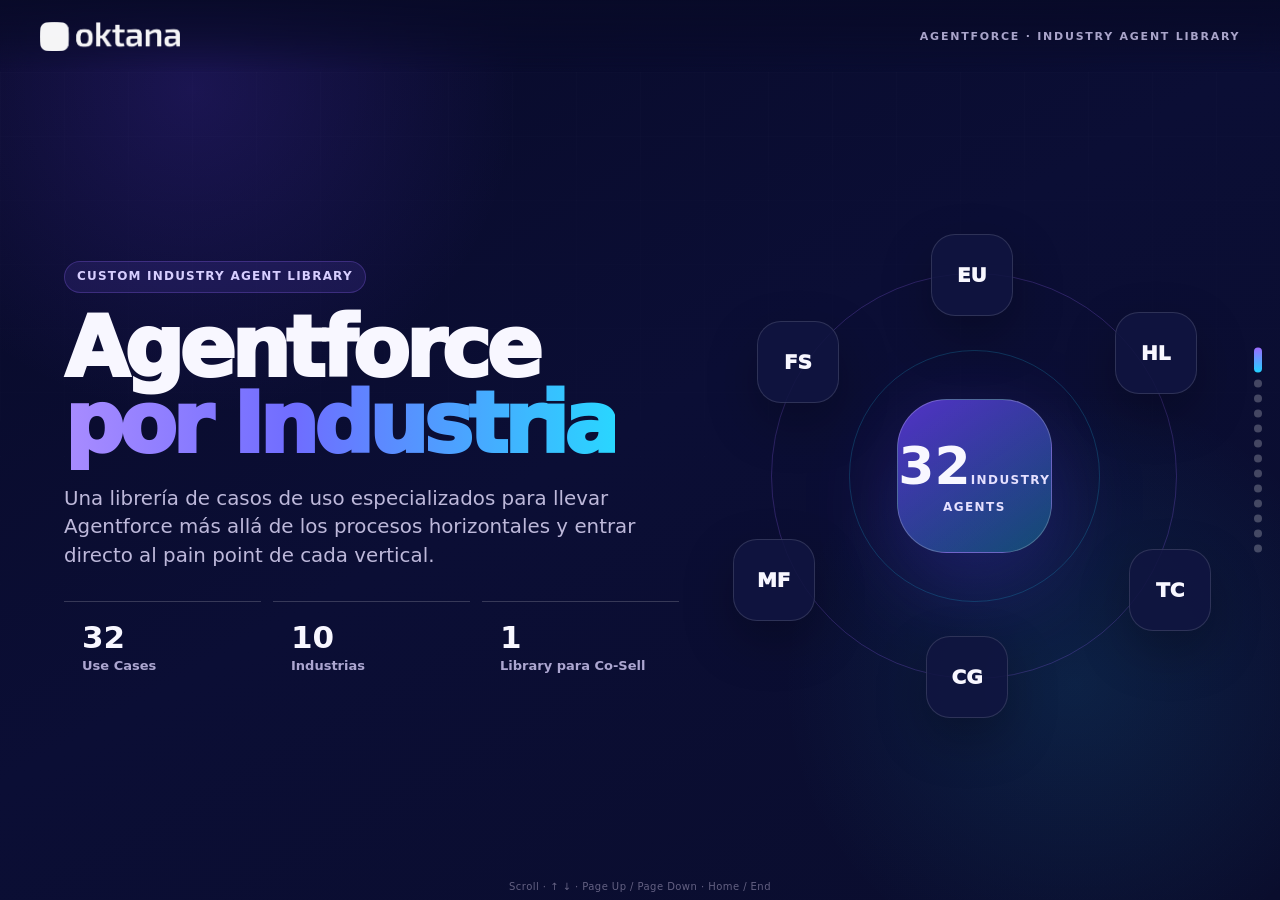
<file: index.html>
<!DOCTYPE html>

<!-- Optimized v03: normalized industry cards, semantic icons, responsive spacing, accessibility, and viewport-height behavior -->
<html lang="es">
<head>
<meta charset="utf-8"/>
<meta content="width=device-width, initial-scale=1, viewport-fit=cover" name="viewport"/>
<meta content="Oktana Custom Industry Agent Library — Agentforce por industria." name="description"/>
<title>Oktana · Agentforce Industry Agent Library</title>
<link rel="stylesheet" href="styles.css" />
</head>
<body>
<div class="app" id="app">
<header class="topbar"><div class="official-logo-shell"><img alt="Oktana" class="official-logo" src="[data-uri]"/></div><div class="deck-meta">Agentforce · Industry Agent Library</div></header>
<main class="track" id="track">
<section class="slide cover active" data-title="Agentforce por Industria">
<div class="slide-inner">
<div class="cover-layout">
<div class="cover-copy animate">
<div class="eyebrow">Custom Industry Agent Library</div>
<h1 style="margin-top:18px">Agentforce<br/><span class="grad">por Industria</span></h1>
<p>Una librería de casos de uso especializados para llevar Agentforce más allá de los procesos horizontales y entrar directo al pain point de cada vertical.</p>
<div class="cover-stats"><div class="stat"><b>32</b><span>Use Cases</span></div><div class="stat"><b>10</b><span>Industrias</span></div><div class="stat"><b>1</b><span>Library para Co-Sell</span></div></div>
</div>
<div aria-hidden="true" class="library-orbit animate">
<div class="orbit-core"><div><b>32</b><span>Industry Agents</span></div></div>
<div class="orbit-node">FS</div><div class="orbit-node">HL</div><div class="orbit-node">MF</div><div class="orbit-node">TC</div><div class="orbit-node">EU</div><div class="orbit-node">CG</div>
</div>
</div>
</div>
</section>
<section class="slide" data-title="La oportunidad">
<div class="slide-inner position-layout">
<div class="position-head animate"><div class="eyebrow">Where Partners Win</div><h2 style="margin-top:14px">El Valor Está en el <span class="grad">Último Kilómetro</span></h2><p>Los templates estándar resuelven procesos comunes. La oportunidad está en los workflows, reglas e integraciones que hacen única a cada industria.</p></div>
<div class="thesis-grid animate">
<div class="card thesis"><span class="num">01 · SPECIALIZE</span><h3>Empieza con el pain point</h3><p>No con “queremos IA”, sino con un proceso concreto donde la industria ya siente fricción.</p></div>
<div class="card thesis"><span class="num">02 · ORCHESTRATE</span><h3>Conecta contexto + acción</h3><p>Datos, políticas, sistemas externos y human-in-the-loop en una sola experiencia agentic.</p></div>
<div class="card thesis"><span class="num">03 · SCALE</span><h3>Convierte el primer caso en plataforma</h3><p>Un agente demuestra valor; una librería abre nuevas conversaciones dentro de la misma cuenta.</p></div>
</div>
<div class="map-wrap animate">
<div class="card library-metrics"><div class="metric-block"><b>32</b><span>casos especializados</span></div><div class="metric-block"><b>10</b><span>verticales prioritarias</span></div><div class="metric-block"><b>100%</b><span>orientados a pain points</span></div><div class="metric-block"><b>Custom</b><span>fuera del catálogo estándar revisado</span></div></div>
<div class="card industry-map">
<div class="map-chip"><b>Financial Services</b><span>4 agents</span></div><div class="map-chip"><b>Insurance</b><span>3 agents</span></div><div class="map-chip"><b>Manufacturing</b><span>4 agents</span></div><div class="map-chip"><b>Healthcare</b><span>4 agents</span></div><div class="map-chip"><b>Energy &amp; Utilities</b><span>4 agents</span></div><div class="map-chip"><b>Telecom</b><span>3 agents</span></div><div class="map-chip"><b>Retail / CG</b><span>3 agents</span></div><div class="map-chip"><b>Automotive</b><span>2 agents</span></div><div class="map-chip"><b>Public Sector</b><span>3 agents</span></div><div class="map-chip"><b>Education</b><span>2 agents</span></div>
</div>
</div>
<div class="disclaimer">Librería curada a partir de la revisión realizada el 27 Ago 2026. Salesforce actualiza templates continuamente; validar disponibilidad por org/licencia antes de posicionar.</div>
</div>
</section>
<section class="slide industry-slide" data-accent="purple" data-title="Financial Services">
<div class="slide-inner industry-layout">
<header class="industry-head animate">
<div class="industry-identity">
<div class="industry-code">FS</div>
<div><div class="eyebrow">Industry Library · 01</div><h2>Financial Services</h2></div>
</div>
<div class="industry-kicker">Risk, compliance &amp; portfolio intelligence</div>
</header>
<div class="agent-grid count-4"><article class="agent-card">
<div class="agent-card-top"><span class="agent-index">01</span><span class="value-chip">Compliance</span></div>


<div class="agent-card-body"><div aria-hidden="true" class="use-case-icon"><svg viewbox="0 0 24 24"><circle cx="11" cy="11" r="6"></circle><path d="m16 16 4 4"></path><path d="M8.5 11h5M11 8.5v5"></path></svg></div><div class="agent-copy"><h3>Financial Crime Investigation Agent</h3><p>Consolida KYC, transacciones y screening; construye la investigación y recomienda disposition.</p></div></div></article><article class="agent-card">
<div class="agent-card-top"><span class="agent-index">02</span><span class="value-chip">Compliance</span></div>


<div class="agent-card-body"><div aria-hidden="true" class="use-case-icon"><svg viewbox="0 0 24 24"><rect height="14" rx="3" width="18" x="3" y="5"></rect><circle cx="8" cy="11" r="2"></circle><path d="M12 9h5M12 13h5M6 16h11"></path></svg></div><div class="agent-copy"><h3>KYC / Re-KYC Review Agent</h3><p>Detecta cambios de riesgo, documentos faltantes y prepara la revisión para aprobación humana.</p></div></div></article><article class="agent-card">
<div class="agent-card-top"><span class="agent-index">03</span><span class="value-chip">Risk</span></div>


<div class="agent-card-body"><div aria-hidden="true" class="use-case-icon"><svg viewbox="0 0 24 24"><path d="M12 3 5 6v5c0 4.6 2.7 8 7 10 4.3-2 7-5.4 7-10V6l-7-3Z"></path><path d="m9.5 12 1.7 1.7 3.7-4"></path></svg></div><div class="agent-copy"><h3>Credit Exception Review Agent</h3><p>Investiga excepciones de política, reúne evidencia y arma el decision packet para Credit.</p></div></div></article><article class="agent-card">
<div class="agent-card-top"><span class="agent-index">04</span><span class="value-chip">Risk</span></div>


<div class="agent-card-body"><div aria-hidden="true" class="use-case-icon"><svg viewbox="0 0 24 24"><path d="M4 18V8M4 18h16"></path><path d="m7 15 4-4 3 2 5-6"></path><path d="M16 7h3v3"></path></svg></div><div class="agent-copy"><h3>Early Warning / Portfolio Risk Agent</h3><p>Prioriza cuentas con señales de deterioro y recomienda qué revisar y accionar hoy.</p></div></div></article></div>
<footer class="slide-foot"><span>Custom Industry Agent Library</span><span>4 use cases</span></footer>
</div>
</section>
<section class="slide industry-slide" data-accent="cyan" data-title="Insurance">
<div class="slide-inner industry-layout">
<header class="industry-head animate">
<div class="industry-identity">
<div class="industry-code">IN</div>
<div><div class="eyebrow">Industry Library · 02</div><h2>Insurance</h2></div>
</div>
<div class="industry-kicker">Protect margin across claims and renewals</div>
</header>
<div class="agent-grid count-3"><article class="agent-card">
<div class="agent-card-top"><span class="agent-index">01</span><span class="value-chip">Margin</span></div>


<div class="agent-card-body"><div aria-hidden="true" class="use-case-icon"><svg viewbox="0 0 24 24"><path d="M12 3s6 6.3 6 11a6 6 0 1 1-12 0c0-4.7 6-11 6-11Z"></path><path d="M9.5 15.5c.7 1 1.6 1.5 2.8 1.5"></path></svg></div><div class="agent-copy"><h3>Claims Leakage Detection Agent</h3><p>Detecta overpayment, reservas anómalas, duplicados y señales que ameritan investigación.</p></div></div></article><article class="agent-card">
<div class="agent-card-top"><span class="agent-index">02</span><span class="value-chip">Recovery</span></div>


<div class="agent-card-body"><div aria-hidden="true" class="use-case-icon"><svg viewbox="0 0 24 24"><path d="M4 12a8 8 0 1 0 2.3-5.7L4 8.5"></path><path d="M4 4v4.5h4.5"></path><path d="M12 8v4l3 2"></path></svg></div><div class="agent-copy"><h3>Subrogation Opportunity Agent</h3><p>Identifica responsabilidad de terceros, recovery potential y crea el caso de recuperación.</p></div></div></article><article class="agent-card">
<div class="agent-card-top"><span class="agent-index">03</span><span class="value-chip">Retention</span></div>


<div class="agent-card-body"><div aria-hidden="true" class="use-case-icon"><svg viewbox="0 0 24 24"><path d="M7 7h8a4 4 0 0 1 4 4v1"></path><path d="m16 9 3 3 3-3"></path><path d="M17 17H9a4 4 0 0 1-4-4v-1"></path><path d="m8 15-3-3-3 3"></path></svg></div><div class="agent-copy"><h3>Policy Renewal Risk Agent</h3><p>Combina siniestralidad, exposición y servicio para recomendar la acción de renovación.</p></div></div></article></div>
<footer class="slide-foot"><span>Custom Industry Agent Library</span><span>3 use cases</span></footer>
</div>
</section>
<section class="slide industry-slide" data-accent="mint" data-title="Manufacturing">
<div class="slide-inner industry-layout">
<header class="industry-head animate">
<div class="industry-identity">
<div class="industry-code">MF</div>
<div><div class="eyebrow">Industry Library · 03</div><h2>Manufacturing</h2></div>
</div>
<div class="industry-kicker">Anticipate disruption, quality issues and downtime</div>
</header>
<div class="agent-grid count-4"><article class="agent-card">
<div class="agent-card-top"><span class="agent-index">01</span><span class="value-chip">Resilience</span></div>


<div class="agent-card-body"><div aria-hidden="true" class="use-case-icon"><svg viewbox="0 0 24 24"><path d="M3 7h11v10H3z"></path><path d="M14 10h4l3 3v4h-7z"></path><circle cx="7" cy="18" r="2"></circle><circle cx="18" cy="18" r="2"></circle></svg></div><div class="agent-copy"><h3>Supplier Risk &amp; Disruption Agent</h3><p>Detecta proveedores en riesgo, productos impactados, inventory runway y mitigaciones.</p></div></div></article><article class="agent-card">
<div class="agent-card-top"><span class="agent-index">02</span><span class="value-chip">Quality</span></div>


<div class="agent-card-body"><div aria-hidden="true" class="use-case-icon"><svg viewbox="0 0 24 24"><path d="M14.7 6.3a4 4 0 0 0-5 5L4 17l3 3 5.7-5.7a4 4 0 0 0 5-5l-2.4 2.4-3-3L14.7 6.3Z"></path></svg></div><div class="agent-copy"><h3>Warranty Root Cause Agent</h3><p>Encuentra patrones de falla por lote, componente, planta o proveedor y abre investigación.</p></div></div></article><article class="agent-card">
<div class="agent-card-top"><span class="agent-index">03</span><span class="value-chip">Quality</span></div>


<div class="agent-card-body"><div aria-hidden="true" class="use-case-icon"><svg viewbox="0 0 24 24"><circle cx="11" cy="11" r="6"></circle><path d="m16 16 4 4"></path><path d="M8.5 11h5M11 8.5v5"></path></svg></div><div class="agent-copy"><h3>Quality Investigation / CAPA Agent</h3><p>Reúne eventos, SOPs y antecedentes para proponer hipótesis y acciones correctivas.</p></div></div></article><article class="agent-card">
<div class="agent-card-top"><span class="agent-index">04</span><span class="value-chip">Operations</span></div>


<div class="agent-card-body"><div aria-hidden="true" class="use-case-icon"><svg viewbox="0 0 24 24"><path d="M3 21V9l6 3V9l6 3V5h6v16H3Z"></path><path d="M7 17h2M12 17h2M17 17h2"></path></svg></div><div class="agent-copy"><h3>Production Exception Agent</h3><p>Evalúa excepciones de producción y sugiere planes alternos para pedidos afectados.</p></div></div></article></div>
<footer class="slide-foot"><span>Custom Industry Agent Library</span><span>4 use cases</span></footer>
</div>
</section>
<section class="slide industry-slide" data-accent="violet" data-title="Healthcare &amp; Life Sciences">
<div class="slide-inner industry-layout">
<header class="industry-head animate">
<div class="industry-identity">
<div class="industry-code">HL</div>
<div><div class="eyebrow">Industry Library · 04</div><h2>Healthcare &amp; Life Sciences</h2></div>
</div>
<div class="industry-kicker">Remove admin friction. Protect patient and product safety.</div>
</header>
<div class="agent-grid count-4"><article class="agent-card">
<div class="agent-card-top"><span class="agent-index">01</span><span class="value-chip">Efficiency</span></div>


<div class="agent-card-body"><div aria-hidden="true" class="use-case-icon"><svg viewbox="0 0 24 24"><path d="M6 3h8l4 4v14H6z"></path><path d="M14 3v5h5M9 12h6M9 16h6"></path></svg></div><div class="agent-copy"><h3>Prior Authorization Preparation Agent</h3><p>Compila evidencia clínica, reglas del payer y documentación faltante para preparar la autorización.</p></div></div></article><article class="agent-card">
<div class="agent-card-top"><span class="agent-index">02</span><span class="value-chip">Research</span></div>


<div class="agent-card-body"><div aria-hidden="true" class="use-case-icon"><svg viewbox="0 0 24 24"><path d="M9 3h6M10 3v5l-5 9a2.5 2.5 0 0 0 2.2 4h9.6A2.5 2.5 0 0 0 19 17l-5-9V3"></path><path d="M8 15h8"></path></svg></div><div class="agent-copy"><h3>Clinical Trial Patient Matching Agent</h3><p>Compara criterios de inclusión/exclusión con perfiles de pacientes para revisión clínica.</p></div></div></article><article class="agent-card">
<div class="agent-card-top"><span class="agent-index">03</span><span class="value-chip">Safety</span></div>


<div class="agent-card-body"><div aria-hidden="true" class="use-case-icon"><svg viewbox="0 0 24 24"><path d="M12 3 2.8 19h18.4L12 3Z"></path><path d="M12 9v4M12 17h.01"></path></svg></div><div class="agent-copy"><h3>Adverse Event Intake &amp; Triage Agent</h3><p>Extrae producto, evento, severidad y fechas; identifica faltantes y escala casos críticos.</p></div></div></article><article class="agent-card">
<div class="agent-card-top"><span class="agent-index">04</span><span class="value-chip">Medical Affairs</span></div>


<div class="agent-card-body"><div aria-hidden="true" class="use-case-icon"><svg viewbox="0 0 24 24"><path d="M9 4h6v5h5v6h-5v5H9v-5H4V9h5V4Z"></path></svg></div><div class="agent-copy"><h3>Medical Information Response Agent</h3><p>Prepara respuestas científicas basadas en contenido aprobado y escala consultas sensibles.</p></div></div></article></div>
<footer class="slide-foot"><span>Custom Industry Agent Library</span><span>4 use cases</span></footer>
</div>
</section>
<section class="slide industry-slide" data-accent="amber" data-title="Energy &amp; Utilities">
<div class="slide-inner industry-layout">
<header class="industry-head animate">
<div class="industry-identity">
<div class="industry-code">EU</div>
<div><div class="eyebrow">Industry Library · 05</div><h2>Energy &amp; Utilities</h2></div>
</div>
<div class="industry-kicker">Explain, prioritize and restore with context</div>
</header>
<div class="agent-grid count-4"><article class="agent-card">
<div class="agent-card-top"><span class="agent-index">01</span><span class="value-chip">CX</span></div>


<div class="agent-card-body"><div aria-hidden="true" class="use-case-icon"><svg viewbox="0 0 24 24"><circle cx="11" cy="11" r="6"></circle><path d="m16 16 4 4"></path><path d="M8.5 11h5M11 8.5v5"></path></svg></div><div class="agent-copy"><h3>High-Bill Investigation Agent</h3><p>Explica incrementos de factura correlacionando consumo, tarifa, clima, medidor y cambios de servicio.</p></div></div></article><article class="agent-card">
<div class="agent-card-top"><span class="agent-index">02</span><span class="value-chip">Reliability</span></div>


<div class="agent-card-body"><div aria-hidden="true" class="use-case-icon"><svg viewbox="0 0 24 24"><path d="M13 2 5 14h6l-1 8 8-12h-6l1-8Z"></path></svg></div><div class="agent-copy"><h3>Outage Impact &amp; Customer Communication Agent</h3><p>Identifica clientes críticos afectados, prioriza atención y prepara comunicaciones proactivas.</p></div></div></article><article class="agent-card">
<div class="agent-card-top"><span class="agent-index">03</span><span class="value-chip">Loss Prevention</span></div>


<div class="agent-card-body"><div aria-hidden="true" class="use-case-icon"><svg viewbox="0 0 24 24"><circle cx="12" cy="12" r="8"></circle><path d="M12 12 16 8M7 16h10"></path></svg></div><div class="agent-copy"><h3>Energy Theft / Meter Anomaly Agent</h3><p>Analiza patrones de consumo y eventos del medidor para preparar investigaciones de campo.</p></div></div></article><article class="agent-card">
<div class="agent-card-top"><span class="agent-index">04</span><span class="value-chip">Growth</span></div>


<div class="agent-card-body"><div aria-hidden="true" class="use-case-icon"><svg viewbox="0 0 24 24"><circle cx="18" cy="6" r="3"></circle><path d="M3 12h12l2 8H5l-2-8Z"></path><path d="m6 12 1 8M12 12l-1 8M4 16h12"></path></svg></div><div class="agent-copy"><h3>Renewable Interconnection Agent</h3><p>Valida solicitudes solar/DER, identifica faltantes y coordina los próximos pasos del proceso.</p></div></div></article></div>
<footer class="slide-foot"><span>Custom Industry Agent Library</span><span>4 use cases</span></footer>
</div>
</section>
<section class="slide industry-slide" data-accent="blue" data-title="Communications / Telecom">
<div class="slide-inner industry-layout">
<header class="industry-head animate">
<div class="industry-identity">
<div class="industry-code">TC</div>
<div><div class="eyebrow">Industry Library · 06</div><h2>Communications / Telecom</h2></div>
</div>
<div class="industry-kicker">Protect revenue before churn or SLA failure</div>
</header>
<div class="agent-grid count-3"><article class="agent-card">
<div class="agent-card-top"><span class="agent-index">01</span><span class="value-chip">Revenue</span></div>


<div class="agent-card-body"><div aria-hidden="true" class="use-case-icon"><svg viewbox="0 0 24 24"><path d="M4 7h10M4 12h7M4 17h4"></path><path d="m15 15 3 3 3-3M18 18V8"></path></svg></div><div class="agent-copy"><h3>Churn Intervention Agent</h3><p>Explica el riesgo de churn y selecciona la mejor acción de retención según contexto y elegibilidad.</p></div></div></article><article class="agent-card">
<div class="agent-card-top"><span class="agent-index">02</span><span class="value-chip">Service</span></div>


<div class="agent-card-body"><div aria-hidden="true" class="use-case-icon"><svg viewbox="0 0 24 24"><circle cx="5" cy="12" r="2"></circle><circle cx="19" cy="6" r="2"></circle><circle cx="19" cy="18" r="2"></circle><path d="m7 11 10-4M7 13l10 4"></path></svg></div><div class="agent-copy"><h3>Network Incident Customer Impact Agent</h3><p>Relaciona incidentes de red con clientes, SLAs y comunicaciones necesarias.</p></div></div></article><article class="agent-card">
<div class="agent-card-top"><span class="agent-index">03</span><span class="value-chip">Revenue</span></div>


<div class="agent-card-body"><div aria-hidden="true" class="use-case-icon"><svg viewbox="0 0 24 24"><circle cx="12" cy="12" r="8"></circle><path d="M12 7v5l3 2"></path><path d="M8 3h8"></path></svg></div><div class="agent-copy"><h3>Enterprise Contract SLA Risk Agent</h3><p>Detecta cuentas B2B próximas a incumplimiento y recomienda intervención antes del breach.</p></div></div></article></div>
<footer class="slide-foot"><span>Custom Industry Agent Library</span><span>3 use cases</span></footer>
</div>
</section>
<section class="slide industry-slide" data-accent="pink" data-title="Retail &amp; Consumer Goods">
<div class="slide-inner industry-layout">
<header class="industry-head animate">
<div class="industry-identity">
<div class="industry-code">CG</div>
<div><div class="eyebrow">Industry Library · 07</div><h2>Retail &amp; Consumer Goods</h2></div>
</div>
<div class="industry-kicker">Protect trade spend, execution and customer trust</div>
</header>
<div class="agent-grid count-3"><article class="agent-card">
<div class="agent-card-top"><span class="agent-index">01</span><span class="value-chip">Execution</span></div>


<div class="agent-card-body"><div aria-hidden="true" class="use-case-icon"><svg viewbox="0 0 24 24"><path d="M4 8h16v12H4z"></path><path d="M3 8 7 3h10l4 5"></path><path d="M9 12h6"></path></svg></div><div class="agent-copy"><h3>Promotion Compliance Agent</h3><p>Compara acuerdos, POS, visitas y evidencia para detectar promociones mal ejecutadas.</p></div></div></article><article class="agent-card">
<div class="agent-card-top"><span class="agent-index">02</span><span class="value-chip">Margin</span></div>


<div class="agent-card-body"><div aria-hidden="true" class="use-case-icon"><svg viewbox="0 0 24 24"><rect height="14" rx="2" width="18" x="3" y="5"></rect><circle cx="12" cy="12" r="3"></circle><path d="M7 9H6v1M17 15h1v-1"></path></svg></div><div class="agent-copy"><h3>Trade Spend Leakage Agent</h3><p>Identifica deductions, claims y descuentos inconsistentes para priorizar recuperación de margen.</p></div></div></article><article class="agent-card">
<div class="agent-card-top"><span class="agent-index">03</span><span class="value-chip">Risk</span></div>


<div class="agent-card-body"><div aria-hidden="true" class="use-case-icon"><svg viewbox="0 0 24 24"><path d="M5 7h10a5 5 0 0 1 0 10H9"></path><path d="m8 4-3 3 3 3"></path><path d="m12 14-3 3 3 3"></path></svg></div><div class="agent-copy"><h3>Product Recall Response Agent</h3><p>Localiza lotes, clientes, inventario y envíos para orquestar notificación, devolución y seguimiento.</p></div></div></article></div>
<footer class="slide-foot"><span>Custom Industry Agent Library</span><span>3 use cases</span></footer>
</div>
</section>
<section class="slide industry-slide" data-accent="orange" data-title="Automotive">
<div class="slide-inner industry-layout">
<header class="industry-head animate">
<div class="industry-identity">
<div class="industry-code">AU</div>
<div><div class="eyebrow">Industry Library · 08</div><h2>Automotive</h2></div>
</div>
<div class="industry-kicker">Intervene before customer or legal exposure grows</div>
</header>
<div class="agent-grid count-2"><article class="agent-card">
<div class="agent-card-top"><span class="agent-index">01</span><span class="value-chip">Risk</span></div>


<div class="agent-card-body"><div aria-hidden="true" class="use-case-icon"><svg viewbox="0 0 24 24"><path d="m5 16-1-3 2-5h12l2 5-1 3"></path><path d="M4 16h16v3H4z"></path><circle cx="7" cy="16" r="1"></circle><circle cx="17" cy="16" r="1"></circle></svg></div><div class="agent-copy"><h3>Vehicle Buyback / Lemon Law Agent</h3><p>Evalúa historial de reparaciones, garantía y jurisdicción para recomendar reparación, goodwill o buyback review.</p></div></div></article><article class="agent-card">
<div class="agent-card-top"><span class="agent-index">02</span><span class="value-chip">Performance</span></div>


<div class="agent-card-body"><div aria-hidden="true" class="use-case-icon"><svg viewbox="0 0 24 24"><path d="M4 10h16v10H4z"></path><path d="m3 10 2-5h14l2 5"></path><path d="M8 14h8M8 18h3"></path></svg></div><div class="agent-copy"><h3>Dealer Performance Intervention Agent</h3><p>Combina ventas, CSI, inventario y servicio para generar un plan de intervención por dealer.</p></div></div></article></div>
<footer class="slide-foot"><span>Custom Industry Agent Library</span><span>2 use cases</span></footer>
</div>
</section>
<section class="slide industry-slide" data-accent="teal" data-title="Public Sector">
<div class="slide-inner industry-layout">
<header class="industry-head animate">
<div class="industry-identity">
<div class="industry-code">PS</div>
<div><div class="eyebrow">Industry Library · 09</div><h2>Public Sector</h2></div>
</div>
<div class="industry-kicker">Make complex programs easier to administer</div>
</header>
<div class="agent-grid count-3"><article class="agent-card">
<div class="agent-card-top"><span class="agent-index">01</span><span class="value-chip">Citizen Services</span></div>


<div class="agent-card-body"><div aria-hidden="true" class="use-case-icon"><svg viewbox="0 0 24 24"><path d="M12 21s-7-4.3-7-10a4 4 0 0 1 7-2.7A4 4 0 0 1 19 11c0 5.7-7 10-7 10Z"></path><path d="M9 12h6M12 9v6"></path></svg></div><div class="agent-copy"><h3>Benefits Eligibility Review Agent</h3><p>Evalúa solicitud, hogar, ingresos, reglas y documentos para preparar una recomendación al case worker.</p></div></div></article><article class="agent-card">
<div class="agent-card-top"><span class="agent-index">02</span><span class="value-chip">Compliance</span></div>


<div class="agent-card-body"><div aria-hidden="true" class="use-case-icon"><svg viewbox="0 0 24 24"><path d="m3 10 9-5 9 5-9 5-9-5Z"></path><path d="M6 12v5c3 2 9 2 12 0v-5"></path><path d="M21 10v6"></path></svg></div><div class="agent-copy"><h3>Grant Compliance Monitoring Agent</h3><p>Monitorea hitos, desembolsos, reportes y gasto para identificar grantees en riesgo.</p></div></div></article><article class="agent-card">
<div class="agent-card-top"><span class="agent-index">03</span><span class="value-chip">Response</span></div>


<div class="agent-card-body"><div aria-hidden="true" class="use-case-icon"><svg viewbox="0 0 24 24"><path d="M9 3h6v6h6v6h-6v6H9v-6H3V9h6V3Z"></path><path d="M12 1v2M12 21v2M1 12h2M21 12h2"></path></svg></div><div class="agent-copy"><h3>Emergency Resource Coordination Agent</h3><p>Prioriza incidentes y recomienda asignación de personal, shelters, vehículos y suministros.</p></div></div></article></div>
<footer class="slide-foot"><span>Custom Industry Agent Library</span><span>3 use cases</span></footer>
</div>
</section>
<section class="slide industry-slide" data-accent="indigo" data-title="Education">
<div class="slide-inner industry-layout">
<header class="industry-head animate">
<div class="industry-identity">
<div class="industry-code">ED</div>
<div><div class="eyebrow">Industry Library · 10</div><h2>Education</h2></div>
</div>
<div class="industry-kicker">Intervene earlier. Reduce administrative friction.</div>
</header>
<div class="agent-grid count-2"><article class="agent-card">
<div class="agent-card-top"><span class="agent-index">01</span><span class="value-chip">Student Success</span></div>


<div class="agent-card-body"><div aria-hidden="true" class="use-case-icon"><svg viewbox="0 0 24 24"><path d="m3 9 9-5 9 5-9 5-9-5Z"></path><path d="M7 12v4c2.8 2 7.2 2 10 0v-4"></path><path d="M21 9v6"></path></svg></div><div class="agent-copy"><h3>Student Retention Intervention Agent</h3><p>Cruza señales académicas, financieras y de engagement para recomendar la mejor intervención.</p></div></div></article><article class="agent-card">
<div class="agent-card-top"><span class="agent-index">02</span><span class="value-chip">Operations</span></div>


<div class="agent-card-body"><div aria-hidden="true" class="use-case-icon"><svg viewbox="0 0 24 24"><path d="M4 5h10v6H4zM10 13h10v6H10z"></path><path d="m15 7 3 3-3 3M9 17l-3-3 3-3"></path></svg></div><div class="agent-copy"><h3>Transfer Credit Evaluation Agent</h3><p>Interpreta transcripts, equivalencias y políticas para proponer créditos y marcar revisión manual.</p></div></div></article></div>
<footer class="slide-foot"><span>Custom Industry Agent Library</span><span>2 use cases</span></footer>
</div>
</section>
<section class="slide" data-title="De Use Case a QuickStart">
<div class="slide-inner final-layout">
<div class="final-copy animate"><div class="eyebrow">From Library to Pipeline</div><h2 style="margin-top:16px">De Use Case a <span class="grad">QuickStart</span></h2><p>La librería no es un catálogo estático. Es una herramienta para entrar a la conversación con una hipótesis concreta, validar el pain point y convertirlo en una implementación de alcance controlado.</p><div class="steps"><div class="step"><b>01</b><span>Discover</span></div><div class="step"><b>02</b><span>Demo</span></div><div class="step"><b>03</b><span>QuickStart</span></div></div></div>
<div class="card final-panel animate"><h3>Una conversación distinta para cada industria.</h3><div class="callout"><b>Pick the pain point.</b><p>Seleccionamos el proceso donde existe urgencia, fricción o impacto económico visible.</p></div><div class="callout"><b>Prove value fast.</b><p>Diseñamos el primer agente con scope preciso, datos claros y human-in-the-loop donde corresponda.</p></div><div class="callout"><b>Expand from evidence.</b><p>El primer resultado abre el roadmap hacia nuevos agentes y workflows dentro de la cuenta.</p></div><a class="cta" href="https://oktana.com/contact-us/" rel="noopener" target="_blank">Construyamos el próximo caso →</a></div>
</div>
</section>
</main>
<nav aria-label="Navegación de slides" class="nav-dots" id="navDots"></nav>
<div class="hint">Scroll · ↑ ↓ · Page Up / Page Down · Home / End</div>
</div>
<script>
(()=>{
 const slides=[...document.querySelectorAll('.slide')], track=document.getElementById('track'), dots=document.getElementById('navDots');
 let index=0, locked=false;
 slides.forEach((s,i)=>{const b=document.createElement('button');b.className='nav-dot'+(i===0?' active':'');b.type='button';b.title=(i+1)+'. '+s.dataset.title;b.setAttribute('aria-label','Ir a slide '+(i+1)+': '+s.dataset.title);b.onclick=()=>go(i);dots.appendChild(b)});
 const dotEls=[...dots.children];
 function go(i){index=Math.max(0,Math.min(slides.length-1,i));track.style.transform=`translate3d(0,-${slides[index].offsetTop}px,0)`;slides.forEach((s,n)=>s.classList.toggle('active',n===index));dotEls.forEach((d,n)=>d.classList.toggle('active',n===index));}
 function next(delta){if(locked)return;locked=true;go(index+delta);setTimeout(()=>locked=false,700)}
 window.addEventListener('wheel',e=>{if(window.innerWidth<=720)return;if(Math.abs(e.deltaY)<16)return;e.preventDefault();next(e.deltaY>0?1:-1)},{passive:false});
 window.addEventListener('keydown',e=>{if(window.innerWidth<=720)return; if(['ArrowDown','ArrowRight','PageDown',' '].includes(e.key)){e.preventDefault();next(1)} else if(['ArrowUp','ArrowLeft','PageUp'].includes(e.key)){e.preventDefault();next(-1)} else if(e.key==='Home'){e.preventDefault();go(0)} else if(e.key==='End'){e.preventDefault();go(slides.length-1)}});
 let y=null; window.addEventListener('touchstart',e=>y=e.touches[0].clientY,{passive:true}); window.addEventListener('touchend',e=>{if(window.innerWidth<=720||y===null)return;const dy=y-e.changedTouches[0].clientY;if(Math.abs(dy)>50)next(dy>0?1:-1);y=null},{passive:true});
 go(0);
})();
</script>
</body>
</html>
</file>
<file: styles.css>
:root{--bg:#080a28;--bg2:#0d1040;--ink:#f8f7ff;--muted:#bdb8da;--purple:#6d42ff;--purple2:#9c6bff;--cyan:#21d2ff;--mint:#58e0c2;--line:rgba(255,255,255,.12);--glass:rgba(255,255,255,.075);--shadow:0 22px 70px rgba(3,6,24,.34);--r:28px;--topbar:72px;--pad:clamp(24px,3.2vw,58px);}
*{box-sizing:border-box}
html,body{margin:0;background:var(--bg);color:var(--ink);font-family:Inter,Aptos,"Segoe UI",system-ui,-apple-system,sans-serif;overflow:hidden}
body{min-height:100vh;min-height:100svh}
a{color:inherit;text-decoration:none}
button{font:inherit}
.app{height:100vh;height:100svh;overflow:hidden;background:
radial-gradient(circle at 15% 10%,rgba(109,66,255,.18),transparent 24%),
radial-gradient(circle at 84% 76%,rgba(33,210,255,.10),transparent 23%),
linear-gradient(150deg,#080a28 0%,#0b0e35 48%,#0a0d2d 100%)}
.topbar{position:fixed;z-index:40;left:0;right:0;top:0;height:var(--topbar);display:flex;align-items:center;justify-content:space-between;padding:0 max(24px,3.1vw);background:linear-gradient(180deg,rgba(8,10,40,.92),rgba(8,10,40,.62),transparent);backdrop-filter:blur(12px);pointer-events:none}
.official-logo-shell{height:33px;display:flex;align-items:center}
.official-logo{height:29px;width:auto;display:block;filter:brightness(0) invert(1);opacity:.96}
.deck-meta{font-size:11px;text-transform:uppercase;letter-spacing:.16em;color:#a9a4ca;font-weight:800}
.track{height:100%;will-change:transform;transition:transform .68s cubic-bezier(.22,.8,.24,1)}
.slide{height:100vh;height:100svh;padding-top:var(--topbar);position:relative;overflow:hidden}
.slide::after{content:"";position:absolute;inset:var(--topbar) 0 0;pointer-events:none;background-image:linear-gradient(rgba(255,255,255,.025) 1px,transparent 1px),linear-gradient(90deg,rgba(255,255,255,.025) 1px,transparent 1px);background-size:64px 64px;mask-image:linear-gradient(to bottom,rgba(0,0,0,.48),transparent 88%)}
.slide-inner{position:relative;z-index:2;width:min(1510px,94vw);height:calc(100% - 26px);margin:0 auto 26px;padding:clamp(24px,2.2vw,38px);display:flex;flex-direction:column;min-height:0}
.card{background:linear-gradient(180deg,rgba(255,255,255,.095),rgba(255,255,255,.052));border:1px solid var(--line);border-radius:var(--r);box-shadow:var(--shadow)}
.eyebrow{display:inline-flex;align-items:center;gap:8px;padding:8px 12px;border-radius:999px;background:rgba(123,94,255,.12);border:1px solid rgba(156,107,255,.26);color:#d7ceff;font-size:12px;font-weight:900;letter-spacing:.10em;text-transform:uppercase}
h1,h2,h3,p{margin:0} h1{font-size:clamp(56px,6.5vw,112px);line-height:.92;letter-spacing:-.055em;font-weight:950} h2{font-size:clamp(42px,4.5vw,74px);line-height:.95;letter-spacing:-.045em;font-weight:950} h3{font-size:clamp(18px,1.45vw,25px);line-height:1.06;letter-spacing:-.02em}
p{color:var(--muted);line-height:1.42}
.grad{background:linear-gradient(90deg,#a98cff 0%,#6f6dff 42%,#29d6ff 100%);-webkit-background-clip:text;background-clip:text;color:transparent}
.animate{opacity:0;transform:translateY(16px);transition:opacity .55s ease,transform .55s ease}
.slide.active .animate{opacity:1;transform:none}

/* cover */
.cover .slide-inner{justify-content:center}
.cover-layout{display:grid;grid-template-columns:1.12fr .88fr;gap:clamp(32px,5vw,88px);align-items:center}
.cover-copy p{font-size:clamp(19px,1.55vw,27px);max-width:780px;margin-top:24px}
.cover-stats{display:grid;grid-template-columns:repeat(3,1fr);gap:12px;margin-top:34px;max-width:760px}
.stat{padding:17px 18px;border-top:1px solid rgba(255,255,255,.18)} .stat b{font-size:clamp(31px,2.4vw,44px);display:block} .stat span{font-size:13px;color:#aca6d0;font-weight:750}
.library-orbit{position:relative;aspect-ratio:1/1;max-width:520px;margin:auto}
.library-orbit::before,.library-orbit::after{content:"";position:absolute;border-radius:50%;border:1px solid rgba(156,107,255,.24);inset:8%}
.library-orbit::after{inset:24%;border-color:rgba(33,210,255,.19)}
.orbit-core{position:absolute;inset:34%;border-radius:32%;display:grid;place-items:center;text-align:center;background:linear-gradient(145deg,rgba(109,66,255,.72),rgba(33,210,255,.28));border:1px solid rgba(255,255,255,.22);box-shadow:0 30px 90px rgba(70,52,210,.32)}
.orbit-core b{font-size:52px} .orbit-core span{font-size:12px;text-transform:uppercase;letter-spacing:.12em;font-weight:900;color:#e5e0ff}
.orbit-node{position:absolute;width:82px;height:82px;border-radius:24px;display:grid;place-items:center;background:rgba(17,21,64,.88);border:1px solid rgba(255,255,255,.13);font-weight:950;font-size:20px;box-shadow:0 20px 50px rgba(0,0,0,.25)}
.orbit-node:nth-child(2){left:5%;top:18%} .orbit-node:nth-child(3){right:4%;top:16%} .orbit-node:nth-child(4){left:0;bottom:20%} .orbit-node:nth-child(5){right:1%;bottom:18%} .orbit-node:nth-child(6){left:41%;top:0} .orbit-node:nth-child(7){left:40%;bottom:0}

/* positioning */
.position-layout{display:grid;grid-template-rows:auto auto 1fr auto;gap:22px}
.position-head{text-align:center;max-width:1120px;margin:0 auto} .position-head p{font-size:clamp(18px,1.4vw,24px);margin-top:17px}
.thesis-grid{display:grid;grid-template-columns:repeat(3,1fr);gap:18px}
.thesis{padding:25px;min-height:170px} .thesis .num{font-size:12px;font-weight:900;letter-spacing:.16em;color:#8ccfff} .thesis h3{margin-top:28px} .thesis p{font-size:15px;margin-top:9px}
.map-wrap{display:grid;grid-template-columns:.82fr 1.18fr;gap:18px;min-height:0}
.library-metrics{padding:26px;display:grid;grid-template-columns:repeat(2,1fr);gap:12px}
.metric-block{padding:22px;border-radius:20px;background:rgba(255,255,255,.05);border:1px solid rgba(255,255,255,.08);display:flex;flex-direction:column;justify-content:center} .metric-block b{font-size:46px} .metric-block span{font-size:14px;color:#bbb5dc}
.industry-map{padding:24px;display:grid;grid-template-columns:repeat(5,1fr);gap:11px;align-content:center}
.map-chip{min-height:72px;border-radius:19px;background:rgba(255,255,255,.055);border:1px solid rgba(255,255,255,.08);display:flex;flex-direction:column;align-items:center;justify-content:center;text-align:center;padding:10px;gap:4px}
.map-chip b{font-size:13px} .map-chip span{font-size:11px;color:#8f89b3}
.disclaimer{font-size:11px;color:#918baa;text-align:center}

/* industry */
.industry-layout{display:grid;grid-template-rows:auto 1fr auto;gap:22px}
.industry-head{display:flex;align-items:flex-end;justify-content:space-between;gap:30px;border-bottom:1px solid rgba(255,255,255,.11);padding-bottom:18px}
.industry-identity{display:flex;align-items:center;gap:18px;min-width:0} .industry-code{width:76px;height:76px;border-radius:24px;display:grid;place-items:center;font-size:23px;font-weight:950;background:linear-gradient(135deg,rgba(109,66,255,.55),rgba(33,210,255,.16));border:1px solid rgba(255,255,255,.14);flex:0 0 auto}
.industry-head h2{font-size:clamp(40px,4vw,67px);margin-top:9px} .industry-kicker{max-width:420px;text-align:right;color:#c2bcdf;font-size:clamp(16px,1.25vw,21px);line-height:1.25;font-weight:700}
.agent-grid{display:grid;gap:17px;min-height:0;align-content:stretch} .agent-grid.count-4{grid-template-columns:repeat(2,1fr);grid-template-rows:repeat(2,1fr)} .agent-grid.count-3{grid-template-columns:repeat(3,1fr)} .agent-grid.count-2{grid-template-columns:repeat(2,1fr);max-width:1180px;width:100%;margin:auto}
.agent-card{position:relative;overflow:hidden;padding:clamp(22px,2vw,31px);border-radius:28px;background:linear-gradient(155deg,rgba(22,27,74,.87),rgba(12,16,50,.75));border:1px solid rgba(164,138,255,.15);box-shadow:0 18px 45px rgba(4,7,28,.22);display:flex;flex-direction:column;min-width:0;min-height:0}
.agent-card::after{content:"";position:absolute;width:210px;height:210px;border-radius:50%;right:-95px;bottom:-115px;background:radial-gradient(circle,rgba(109,66,255,.20),transparent 68%)}
.agent-card-top{display:flex;align-items:center;justify-content:space-between;gap:10px} .agent-index{font-size:12px;letter-spacing:.14em;color:#817ba4;font-weight:900} .value-chip{font-size:11px;font-weight:900;letter-spacing:.04em;padding:7px 10px;border-radius:999px;background:rgba(33,210,255,.08);border:1px solid rgba(33,210,255,.16);color:#bdefff;white-space:nowrap}
.agent-card h3{font-size:clamp(19px,1.55vw,27px);margin-top:auto;padding-top:20px;max-width:90%} .agent-card p{font-size:clamp(13px,1.03vw,16px);margin-top:10px;max-width:94%}
.slide-foot{display:flex;justify-content:space-between;align-items:center;font-size:10px;color:#7f789e;text-transform:uppercase;letter-spacing:.12em;font-weight:850}

/* accent variants */
.industry-slide[data-accent="cyan"] .industry-code{background:linear-gradient(135deg,rgba(33,210,255,.48),rgba(109,66,255,.20))}
.industry-slide[data-accent="mint"] .industry-code{background:linear-gradient(135deg,rgba(88,224,194,.42),rgba(33,210,255,.16))}
.industry-slide[data-accent="violet"] .industry-code{background:linear-gradient(135deg,rgba(156,107,255,.52),rgba(109,66,255,.22))}
.industry-slide[data-accent="amber"] .industry-code{background:linear-gradient(135deg,rgba(255,183,77,.44),rgba(109,66,255,.16))}
.industry-slide[data-accent="blue"] .industry-code{background:linear-gradient(135deg,rgba(75,131,255,.52),rgba(33,210,255,.18))}
.industry-slide[data-accent="pink"] .industry-code{background:linear-gradient(135deg,rgba(248,104,177,.46),rgba(109,66,255,.18))}
.industry-slide[data-accent="orange"] .industry-code{background:linear-gradient(135deg,rgba(255,139,71,.48),rgba(109,66,255,.18))}
.industry-slide[data-accent="teal"] .industry-code{background:linear-gradient(135deg,rgba(36,201,181,.47),rgba(33,210,255,.17))}
.industry-slide[data-accent="indigo"] .industry-code{background:linear-gradient(135deg,rgba(82,93,255,.48),rgba(156,107,255,.19))}

/* final */
.final-layout{display:grid;grid-template-columns:1.05fr .95fr;gap:54px;align-items:center}
.final-copy p{font-size:clamp(18px,1.45vw,25px);margin-top:22px;max-width:760px}
.steps{display:grid;grid-template-columns:repeat(3,1fr);gap:12px;margin-top:32px} .step{padding:20px;border-radius:22px;background:rgba(255,255,255,.055);border:1px solid rgba(255,255,255,.10)} .step b{display:block;font-size:28px} .step span{display:block;margin-top:4px;font-size:12px;text-transform:uppercase;letter-spacing:.12em;color:#aaa4cb;font-weight:850}
.final-panel{padding:30px;display:grid;gap:15px} .final-panel h3{font-size:31px} .callout{padding:20px;border-radius:22px;background:linear-gradient(135deg,rgba(109,66,255,.24),rgba(33,210,255,.10));border:1px solid rgba(156,107,255,.20)} .callout b{display:block;font-size:19px} .callout p{font-size:14px;margin-top:5px}
.cta{display:inline-flex;align-items:center;justify-content:center;min-height:48px;padding:0 18px;border-radius:16px;background:linear-gradient(135deg,#7049ff,#4b82ff);font-weight:900;margin-top:6px;box-shadow:0 14px 35px rgba(67,73,224,.28)}

/* navigation */
.nav-dots{position:fixed;z-index:50;right:18px;top:50%;transform:translateY(-50%);display:flex;flex-direction:column;gap:7px}
.nav-dot{width:8px;height:8px;border-radius:50%;border:0;background:rgba(255,255,255,.24);padding:0;cursor:pointer;transition:.2s;pointer-events:auto} .nav-dot.active{height:25px;border-radius:999px;background:linear-gradient(#9c6bff,#21d2ff)}
.hint{position:fixed;z-index:45;bottom:8px;left:50%;transform:translateX(-50%);font-size:10px;letter-spacing:.045em;color:#8f89aa;opacity:.68;white-space:nowrap}

@media (prefers-reduced-motion:reduce){.track,.animate{transition:none!important}}
@media (max-width:1080px){
  .cover-layout,.final-layout{grid-template-columns:1fr} .library-orbit{display:none} .cover-copy{max-width:900px;margin:auto}
  .position-layout{overflow:auto} .map-wrap{grid-template-columns:1fr} .industry-map{grid-template-columns:repeat(5,1fr)}
  .industry-head{align-items:flex-start} .industry-kicker{display:none}
  .agent-grid.count-3{grid-template-columns:repeat(2,1fr)} .agent-grid.count-3 .agent-card:last-child{grid-column:1/-1}
}
@media (max-width:720px){
  html,body,.app{overflow:auto} .topbar{height:60px} :root{--topbar:60px}
  .track{transform:none!important;height:auto} .slide{height:auto;min-height:100svh;overflow:visible} .slide-inner{height:auto;min-height:calc(100svh - 80px);width:94vw;padding:22px 12px;margin-bottom:20px}
  .nav-dots,.hint{display:none} .cover-stats,.thesis-grid,.library-metrics{grid-template-columns:1fr} .industry-map{grid-template-columns:repeat(2,1fr)}
  .industry-head{align-items:flex-start} .industry-code{width:58px;height:58px;border-radius:18px} .industry-identity{align-items:flex-start}
  .agent-grid.count-4,.agent-grid.count-3,.agent-grid.count-2{grid-template-columns:1fr;grid-template-rows:auto;max-width:none} .agent-grid.count-3 .agent-card:last-child{grid-column:auto}
  .agent-card{min-height:180px} .steps{grid-template-columns:1fr}
}

/* ===== v02 layout + typography optimization ===== */
:root{
  --space-1:8px;
  --space-2:12px;
  --space-3:16px;
  --space-4:20px;
  --space-5:24px;
  --space-6:32px;
  --space-7:40px;
  --content-max:1510px;
}

.slide-inner{
  width:min(var(--content-max),94vw);
  height:calc(100% - 20px);
  margin:0 auto 20px;
  padding:clamp(20px,2vw,34px);
}

h1{ text-wrap:balance; }
h2,h3{ text-wrap:balance; }
p{ overflow-wrap:anywhere; }

.card,
.agent-card,
.metric-block,
.map-chip,
.step,
.callout{
  min-width:0;
}

.eyebrow{
  max-width:100%;
  white-space:normal;
  text-align:left;
  line-height:1.15;
}

.cover-layout{
  gap:clamp(28px,4.2vw,72px);
}
.cover-copy p{
  max-width:720px;
  margin-top:clamp(18px,2.4vh,24px);
}
.cover-stats{
  margin-top:clamp(24px,3.5vh,34px);
}
.library-orbit{
  width:min(100%,500px);
  max-height:min(500px,62vh);
}

.position-layout{
  grid-template-rows:auto auto minmax(0,1fr) auto;
  gap:clamp(12px,1.7vh,20px);
}
.position-head p{
  margin-top:clamp(10px,1.4vh,16px);
}
.thesis-grid{
  gap:clamp(12px,1.2vw,18px);
}
.thesis{
  min-height:0;
  padding:clamp(16px,1.55vw,24px);
}
.thesis h3{
  margin-top:clamp(12px,1.8vh,22px);
}
.thesis p{
  margin-top:7px;
  font-size:clamp(13px,.95vw,15px);
}
.map-wrap{
  min-height:0;
  gap:clamp(12px,1.2vw,18px);
}
.library-metrics{
  min-height:0;
  padding:clamp(14px,1.4vw,22px);
  gap:clamp(8px,.9vw,12px);
}
.metric-block{
  min-height:0;
  padding:clamp(12px,1.3vw,20px);
}
.metric-block b{
  font-size:clamp(34px,3vw,46px);
  line-height:1;
}
.industry-map{
  min-height:0;
  padding:clamp(14px,1.4vw,22px);
  gap:clamp(8px,.8vw,11px);
  align-content:stretch;
}
.map-chip{
  min-height:0;
  padding:clamp(8px,.8vw,10px);
}
.map-chip b{
  line-height:1.12;
  overflow-wrap:anywhere;
}
.disclaimer{
  line-height:1.25;
  overflow-wrap:anywhere;
}

.industry-layout{
  grid-template-rows:auto minmax(0,1fr) auto;
  gap:clamp(14px,1.8vh,22px);
}
.industry-head{
  gap:clamp(20px,2.2vw,30px);
  padding-bottom:clamp(12px,1.5vh,18px);
}
.industry-code{
  width:clamp(62px,5vw,76px);
  height:clamp(62px,5vw,76px);
  border-radius:clamp(19px,1.6vw,24px);
}
.industry-head h2{
  font-size:clamp(38px,3.6vw,64px);
  line-height:.97;
}
.industry-kicker{
  max-width:390px;
  font-size:clamp(14px,1.15vw,19px);
}
.agent-grid{
  gap:clamp(12px,1.15vw,17px);
}
.agent-grid.count-2{
  max-width:1120px;
}
.agent-card{
  padding:clamp(18px,1.65vw,27px);
}
.agent-card h3{
  margin-top:clamp(14px,2.1vh,22px);
  padding-top:0;
  max-width:94%;
  font-size:clamp(18px,1.42vw,25px);
  line-height:1.08;
}
.agent-card p{
  margin-top:clamp(7px,1vh,10px);
  max-width:96%;
  font-size:clamp(13px,.94vw,15px);
  line-height:1.36;
}
.agent-card-top{
  align-items:flex-start;
}
.value-chip{
  max-width:58%;
  white-space:normal;
  text-align:right;
  line-height:1.12;
}
.slide-foot{
  gap:16px;
}
.slide-foot span{
  min-width:0;
  overflow-wrap:anywhere;
}

.final-layout{
  gap:clamp(34px,4vw,54px);
}
.final-copy p{
  margin-top:clamp(16px,2.2vh,22px);
}
.steps{
  margin-top:clamp(22px,3vh,32px);
}
.final-panel{
  padding:clamp(22px,2vw,30px);
  gap:clamp(11px,1.5vh,15px);
}
.callout{
  padding:clamp(15px,1.4vw,20px);
}
.cta{
  text-align:center;
}

.nav-dot:focus-visible,
.cta:focus-visible{
  outline:2px solid #d7ceff;
  outline-offset:4px;
}

/* Compact presentation viewport: common laptop / projector heights */
@media (min-width:721px) and (max-height:820px){
  :root{ --topbar:64px; }

  .topbar{ height:var(--topbar); }
  .official-logo{ height:26px; }
  .slide-inner{
    height:calc(100% - 14px);
    margin-bottom:14px;
    padding:18px clamp(20px,2.2vw,30px);
  }

  h1{ font-size:clamp(52px,6vw,84px); }
  h2{ font-size:clamp(36px,3.8vw,56px); }

  .eyebrow{
    padding:6px 10px;
    font-size:10px;
  }

  .cover-copy p{ font-size:clamp(16px,1.35vw,21px); }
  .cover-stats{ margin-top:22px; }
  .stat{ padding:11px 14px; }
  .stat b{ font-size:clamp(27px,2.2vw,36px); }
  .library-orbit{ width:min(100%,430px); max-height:55vh; }
  .orbit-node{ width:68px; height:68px; border-radius:20px; font-size:17px; }
  .orbit-core b{ font-size:44px; }

  .position-layout{ gap:10px; }
  .position-head p{ font-size:clamp(15px,1.2vw,18px); margin-top:8px; }
  .thesis-grid{ gap:10px; }
  .thesis{ padding:13px 16px; }
  .thesis h3{ margin-top:9px; font-size:clamp(16px,1.25vw,20px); }
  .thesis p{ font-size:12px; line-height:1.3; margin-top:5px; }
  .library-metrics{ padding:10px; gap:8px; }
  .metric-block{ padding:10px 12px; }
  .metric-block b{ font-size:31px; }
  .metric-block span{ font-size:12px; line-height:1.15; }
  .industry-map{ padding:10px; gap:7px; }
  .map-chip{ padding:7px; }
  .map-chip b{ font-size:11px; }
  .map-chip span{ font-size:9px; }
  .disclaimer{ font-size:9px; }

  .industry-layout{ gap:12px; }
  .industry-head{ padding-bottom:10px; }
  .industry-code{ width:58px; height:58px; border-radius:18px; font-size:19px; }
  .industry-head h2{ margin-top:6px; font-size:clamp(34px,3.45vw,50px); }
  .industry-kicker{ font-size:14px; max-width:330px; }
  .agent-grid{ gap:11px; }
  .agent-card{ padding:15px 17px; border-radius:22px; }
  .agent-card h3{ margin-top:11px; font-size:clamp(16px,1.3vw,20px); line-height:1.05; }
  .agent-card p{ margin-top:6px; font-size:12px; line-height:1.28; }
  .agent-index{ font-size:10px; }
  .value-chip{ font-size:9px; padding:5px 8px; }
  .slide-foot{ font-size:9px; }

  .final-copy p{ font-size:clamp(15px,1.25vw,19px); margin-top:14px; }
  .steps{ margin-top:20px; }
  .step{ padding:14px; }
  .step b{ font-size:24px; }
  .final-panel{ padding:18px; gap:9px; }
  .final-panel h3{ font-size:24px; }
  .callout{ padding:12px 14px; }
  .callout b{ font-size:16px; }
  .callout p{ font-size:12px; }
  .cta{ min-height:42px; font-size:14px; }
}

@media (min-width:721px) and (max-width:1180px){
  .industry-head{ align-items:flex-start; }
  .industry-kicker{ max-width:300px; }
  .agent-grid.count-3{
    grid-template-columns:repeat(3,minmax(0,1fr));
  }
}

@media (max-width:720px){
  .slide-inner{
    padding:22px 12px;
    margin-bottom:20px;
  }
  .eyebrow{ width:fit-content; }
  .value-chip{ max-width:62%; }
  .agent-card h3,.agent-card p{ max-width:100%; }
}


/* ===== v03 industry card normalization + semantic icon system ===== */
:root{
  --agent-card-gap:clamp(12px,1.15vw,17px);
  --agent-card-h:clamp(220px,25.2vh,266px);
  --agent-icon-size:clamp(52px,4.2vw,68px);
}

@media (min-width:721px){
  .industry-layout{
    grid-template-rows:auto minmax(0,1fr) auto;
  }

  .agent-grid,
  .agent-grid.count-2,
  .agent-grid.count-3,
  .agent-grid.count-4{
    grid-template-columns:repeat(2,minmax(0,1fr));
    grid-template-rows:none;
    grid-auto-rows:var(--agent-card-h);
    gap:var(--agent-card-gap);
    width:100%;
    max-width:none;
    margin:0;
    align-content:center;
  }

  .agent-grid.count-3 .agent-card:last-child{
    grid-column:1 / -1;
    width:calc((100% - var(--agent-card-gap))/2);
    justify-self:center;
  }

  .agent-card{
    height:var(--agent-card-h);
    min-height:var(--agent-card-h);
    max-height:var(--agent-card-h);
    padding:clamp(18px,1.55vw,25px);
    overflow:hidden;
  }

  .agent-card-top{
    flex:0 0 auto;
  }

  .agent-card-body{
    display:grid;
    grid-template-columns:var(--agent-icon-size) minmax(0,1fr);
    gap:clamp(16px,1.4vw,22px);
    align-items:center;
    flex:1 1 auto;
    min-height:0;
    padding-top:clamp(14px,1.8vh,20px);
  }

  .use-case-icon{
    width:var(--agent-icon-size);
    height:var(--agent-icon-size);
    border-radius:clamp(17px,1.4vw,22px);
    display:grid;
    place-items:center;
    align-self:center;
    color:#d9e8ff;
    background:
      radial-gradient(circle at 28% 20%,rgba(255,255,255,.11),transparent 38%),
      linear-gradient(145deg,rgba(109,66,255,.28),rgba(33,210,255,.10));
    border:1px solid rgba(156,107,255,.22);
    box-shadow:inset 0 1px 0 rgba(255,255,255,.06),0 12px 30px rgba(4,7,28,.16);
  }

  .use-case-icon svg{
    width:52%;
    height:52%;
    display:block;
    fill:none;
    stroke:currentColor;
    stroke-width:1.7;
    stroke-linecap:round;
    stroke-linejoin:round;
  }

  .agent-copy{
    min-width:0;
    align-self:center;
  }

  .agent-card h3{
    margin:0;
    padding:0;
    max-width:none;
    font-size:clamp(18px,1.38vw,24px);
    line-height:1.08;
  }

  .agent-card p{
    margin-top:clamp(7px,.9vh,10px);
    max-width:none;
    font-size:clamp(13px,.92vw,15px);
    line-height:1.36;
    text-wrap:pretty;
  }
}

/* Compact-height tuning keeps the same component geometry instead of shrinking copy ad hoc. */
@media (min-width:721px) and (max-height:820px){
  :root{
    --agent-card-h:clamp(184px,25.8vh,212px);
    --agent-icon-size:clamp(46px,3.8vw,58px);
  }

  .agent-card{
    padding:14px 16px;
  }

  .agent-card-body{
    gap:14px;
    padding-top:10px;
  }

  .agent-card h3{
    margin:0;
    font-size:clamp(15px,1.18vw,19px);
    line-height:1.06;
  }

  .agent-card p{
    margin-top:5px;
    font-size:11.5px;
    line-height:1.26;
  }
}

/* Narrow desktop/tablet: preserve equal modules and only collapse when space truly requires it. */
@media (min-width:721px) and (max-width:960px){
  :root{
    --agent-icon-size:50px;
  }

  .agent-card-body{
    gap:13px;
  }

  .agent-card h3{
    font-size:clamp(16px,2vw,19px);
  }

  .agent-card p{
    font-size:clamp(11.5px,1.42vw,13px);
  }
}

@media (max-width:720px){
  .agent-grid.count-2,
  .agent-grid.count-3,
  .agent-grid.count-4{
    display:grid;
    grid-template-columns:1fr;
    grid-template-rows:auto;
    gap:14px;
    width:100%;
    max-width:none;
  }

  .agent-grid.count-3 .agent-card:last-child{
    grid-column:auto;
    width:auto;
  }

  .agent-card{
    height:auto;
    min-height:190px;
    max-height:none;
    padding:18px;
  }

  .agent-card-body{
    display:grid;
    grid-template-columns:52px minmax(0,1fr);
    gap:14px;
    align-items:center;
    margin-top:15px;
  }

  .use-case-icon{
    width:52px;
    height:52px;
    border-radius:17px;
    display:grid;
    place-items:center;
    color:#d9e8ff;
    background:linear-gradient(145deg,rgba(109,66,255,.28),rgba(33,210,255,.10));
    border:1px solid rgba(156,107,255,.22);
  }

  .use-case-icon svg{
    width:52%;
    height:52%;
    fill:none;
    stroke:currentColor;
    stroke-width:1.7;
    stroke-linecap:round;
    stroke-linejoin:round;
  }

  .agent-card h3{
    margin:0;
    padding:0;
    max-width:none;
  }

  .agent-card p{
    max-width:none;
  }
}
</file>
